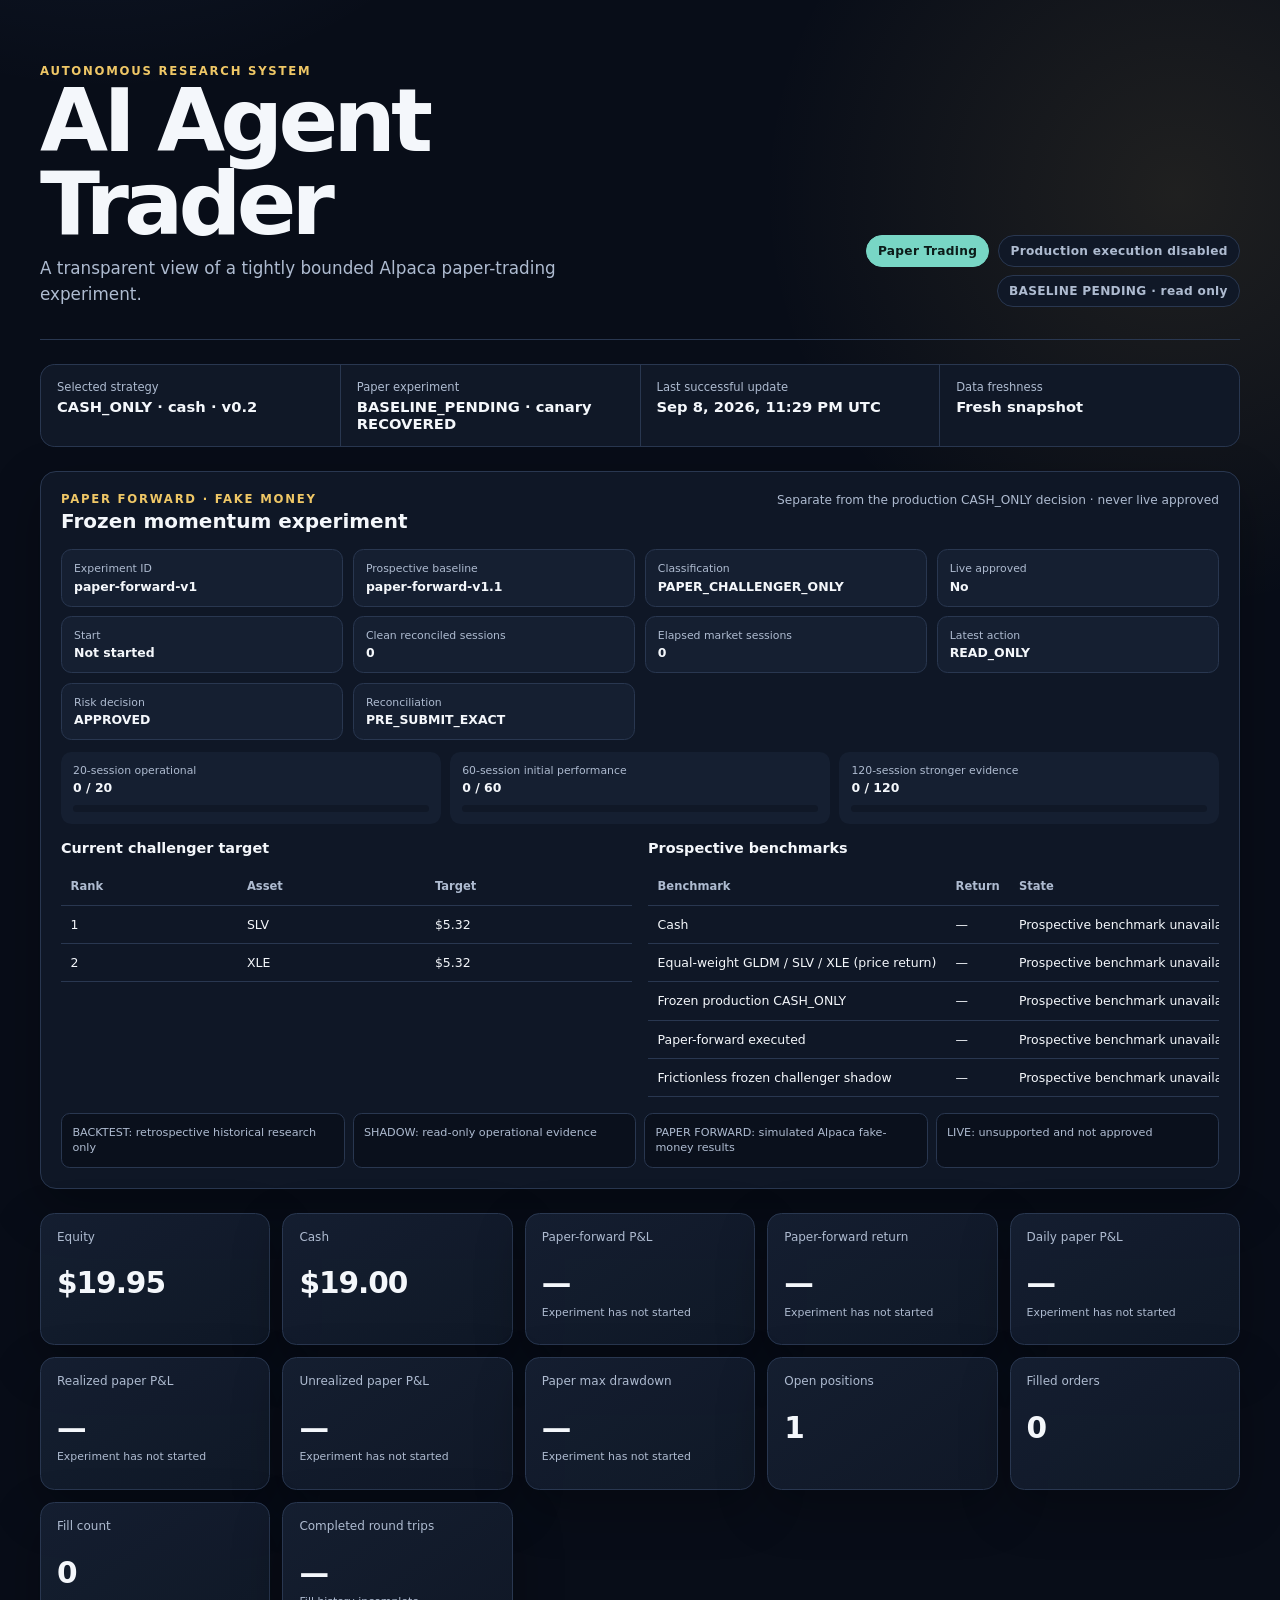
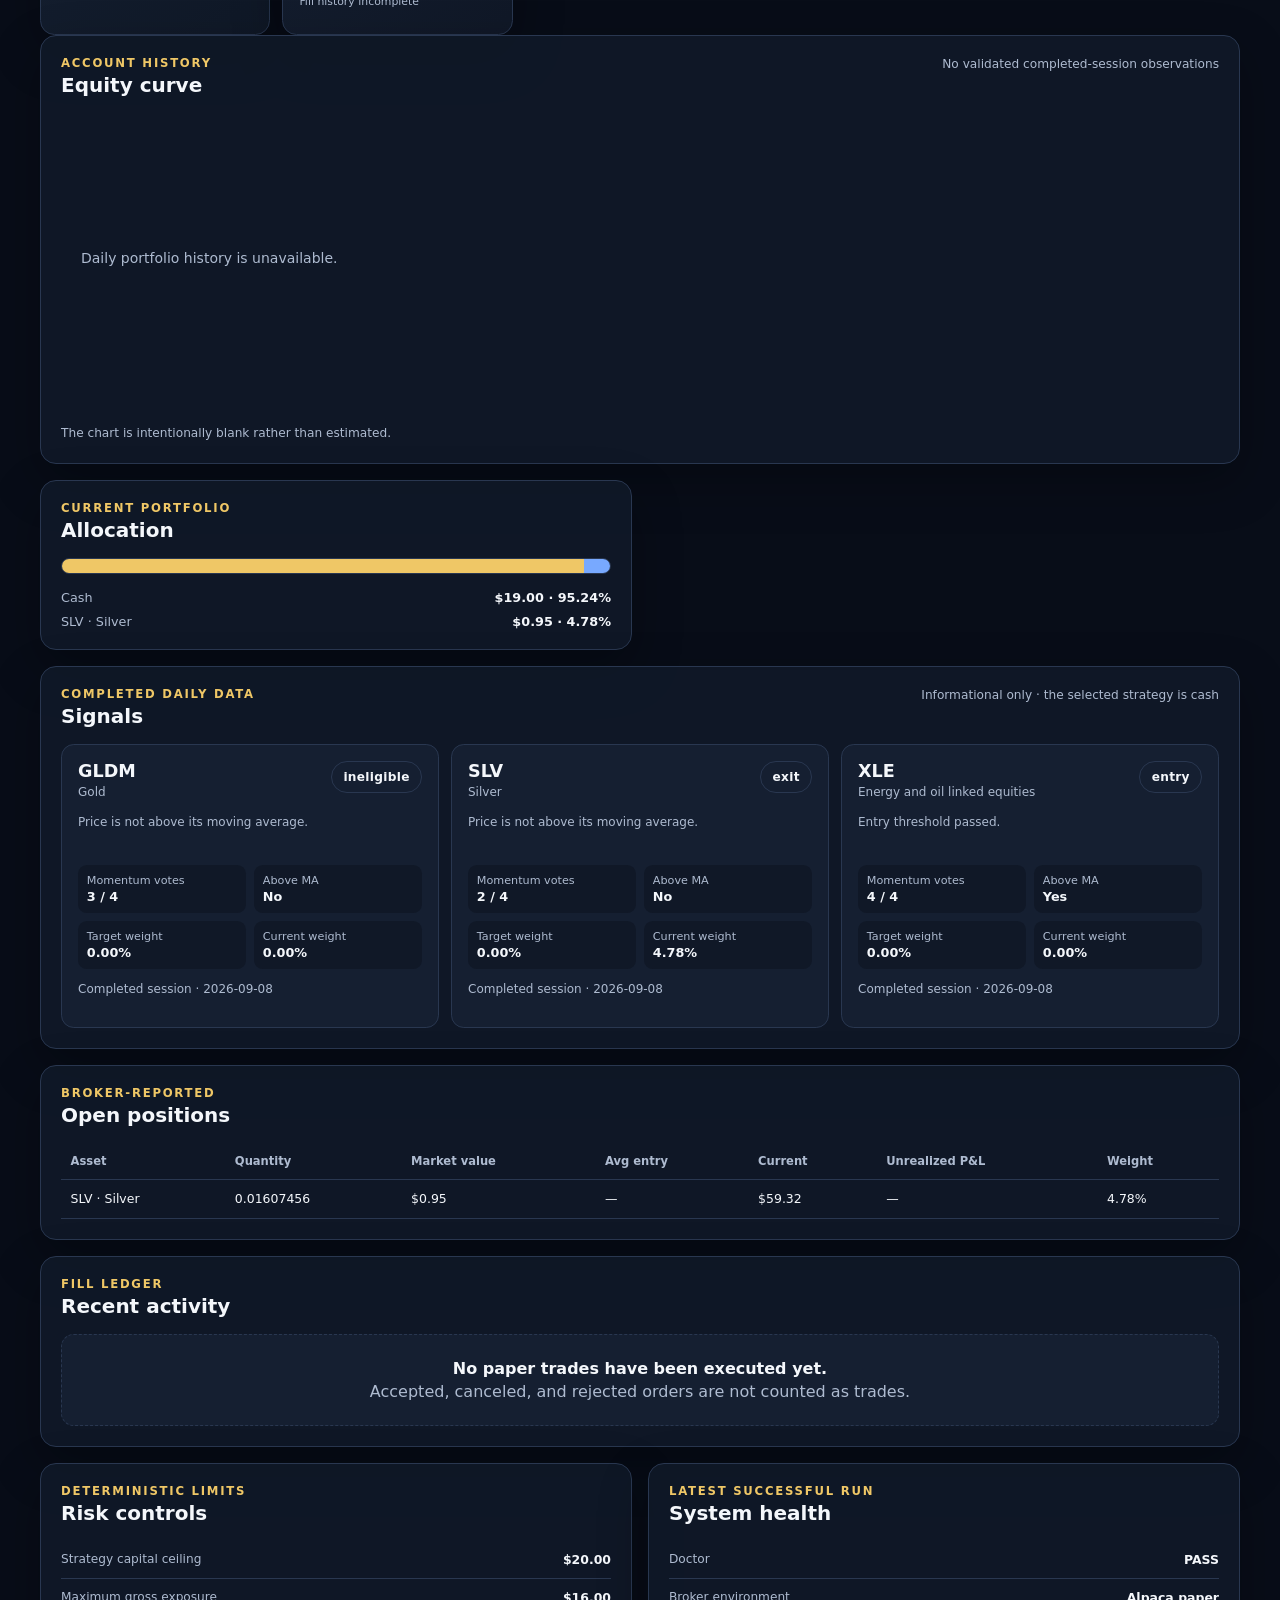
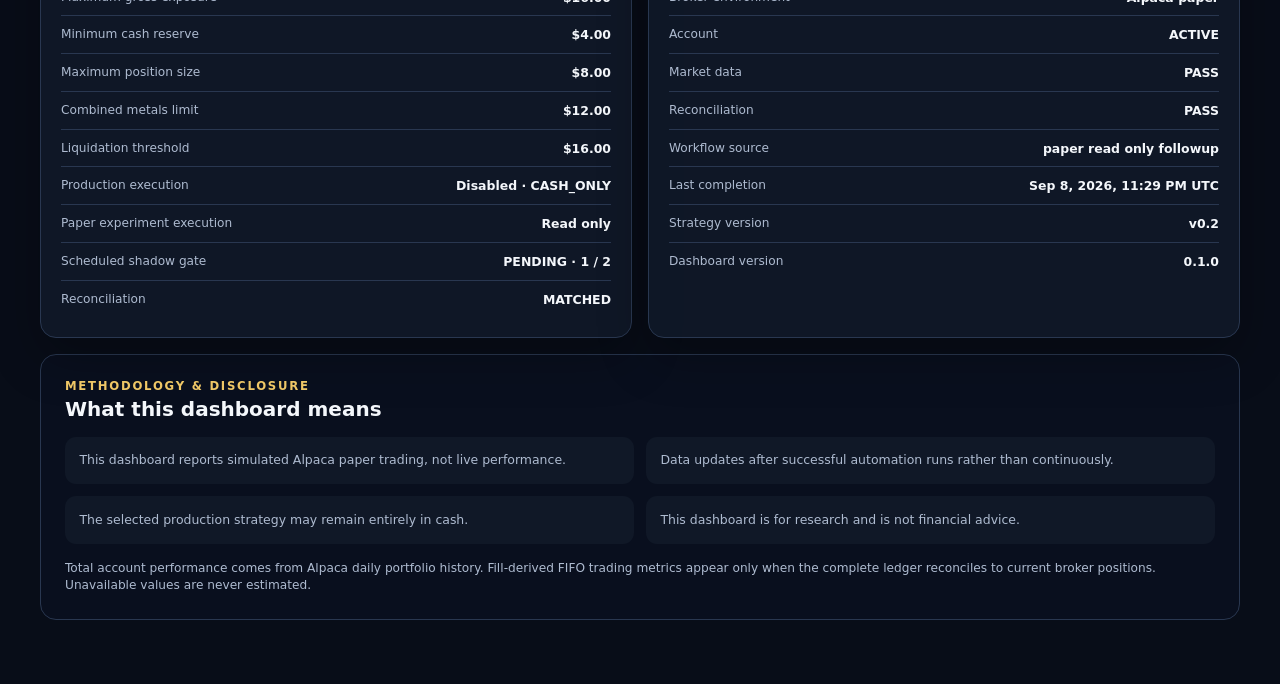
<file: site/index.html>
<!doctype html>
<html lang="en">
  <head>
    <meta charset="utf-8">
    <meta http-equiv="Content-Security-Policy" content="default-src 'none'; script-src 'self'; style-src 'self'; img-src 'self' data:; font-src 'self'; connect-src 'self'; object-src 'none'; frame-src 'none'; worker-src 'none'; base-uri 'none'; form-action 'none'">
    <meta name="referrer" content="no-referrer">
    <meta name="robots" content="noindex,nofollow,noarchive">
    <meta name="viewport" content="width=device-width, initial-scale=1">
    <meta name="theme-color" content="#0a1020">
    <title>AI Agent Trader · Paper Dashboard</title>
    <link rel="stylesheet" href="./assets/styles.css">
    <script src="./assets/app.js" defer></script>
  </head>
  <body>
    <a class="skip-link" href="#main">Skip to dashboard</a>
    <main id="main" class="shell">
      <header class="hero" aria-labelledby="page-title">
        <div>
          <p class="eyebrow">Autonomous research system</p>
          <h1 id="page-title">AI Agent Trader</h1>
          <p class="hero-copy">A transparent view of a tightly bounded Alpaca paper-trading experiment.</p>
        </div>
        <div class="status-stack" aria-label="Trading status">
          <span class="badge badge-paper">Paper Trading</span>
          <span class="badge badge-disabled">Production execution disabled</span>
          <span id="experiment-badge" class="badge badge-disabled">Paper experiment loading</span>
        </div>
      </header>

      <section id="summary-strip" class="summary-strip" aria-label="Current agent status"></section>

      <section class="panel experiment-panel" aria-labelledby="experiment-heading">
        <div class="panel-heading">
          <div>
            <p class="eyebrow">Paper forward · fake money</p>
            <h2 id="experiment-heading">Frozen momentum experiment</h2>
          </div>
          <p class="panel-note">Separate from the production CASH_ONLY decision · never live approved</p>
        </div>
        <div id="experiment-summary" class="experiment-summary"></div>
        <div id="experiment-progress" class="checkpoint-grid"></div>
        <div class="experiment-grid">
          <div>
            <h3>Current challenger target</h3>
            <div id="experiment-target"></div>
          </div>
          <div>
            <h3>Prospective benchmarks</h3>
            <div id="experiment-benchmarks"></div>
          </div>
        </div>
        <div id="result-boundaries" class="boundary-grid" aria-label="Evidence boundaries"></div>
      </section>

      <section id="metrics" class="metrics-grid" aria-label="Account and performance metrics"></section>

      <section id="cash-state" class="cash-state" aria-live="polite">
        <div class="cash-icon" aria-hidden="true">C</div>
        <div>
          <p class="eyebrow">Intentional current state</p>
          <h2>The paper challenger currently has no open position.</h2>
          <p>No strategy order is manufactured when its frozen signal or operational gates say to remain in cash.</p>
        </div>
      </section>

      <div class="dashboard-grid">
        <section class="panel panel-wide" aria-labelledby="equity-heading">
          <div class="panel-heading">
            <div>
              <p class="eyebrow">Account history</p>
              <h2 id="equity-heading">Equity curve</h2>
            </div>
            <p id="equity-context" class="panel-note"></p>
          </div>
          <div class="chart-wrap">
            <canvas id="equity-chart" role="img" aria-label="Account equity history chart"></canvas>
          </div>
          <p id="equity-data-summary" class="sr-only"></p>
          <p id="chart-scale-note" class="chart-note"></p>
        </section>

        <section class="panel" aria-labelledby="allocation-heading">
          <div class="panel-heading">
            <div>
              <p class="eyebrow">Current portfolio</p>
              <h2 id="allocation-heading">Allocation</h2>
            </div>
          </div>
          <div id="allocation" class="allocation"></div>
        </section>

        <section class="panel panel-wide" aria-labelledby="signals-heading">
          <div class="panel-heading">
            <div>
              <p class="eyebrow">Completed daily data</p>
              <h2 id="signals-heading">Signals</h2>
            </div>
            <p class="panel-note">Informational only · the selected strategy is cash</p>
          </div>
          <div id="signals" class="card-grid"></div>
        </section>

        <section class="panel panel-wide" aria-labelledby="positions-heading">
          <div class="panel-heading">
            <div>
              <p class="eyebrow">Broker-reported</p>
              <h2 id="positions-heading">Open positions</h2>
            </div>
          </div>
          <div id="positions"></div>
        </section>

        <section class="panel panel-wide" aria-labelledby="activity-heading">
          <div class="panel-heading">
            <div>
              <p class="eyebrow">Fill ledger</p>
              <h2 id="activity-heading">Recent activity</h2>
            </div>
          </div>
          <div id="activity"></div>
        </section>

        <section class="panel" aria-labelledby="risk-heading">
          <div class="panel-heading">
            <div>
              <p class="eyebrow">Deterministic limits</p>
              <h2 id="risk-heading">Risk controls</h2>
            </div>
          </div>
          <dl id="risk" class="detail-list"></dl>
        </section>

        <section class="panel" aria-labelledby="health-heading">
          <div class="panel-heading">
            <div>
              <p class="eyebrow">Latest successful run</p>
              <h2 id="health-heading">System health</h2>
            </div>
          </div>
          <dl id="health" class="detail-list"></dl>
        </section>
      </div>

      <section class="methodology" aria-labelledby="methodology-heading">
        <p class="eyebrow">Methodology &amp; disclosure</p>
        <h2 id="methodology-heading">What this dashboard means</h2>
        <div id="disclosure" class="disclosure-grid"></div>
        <p class="method-note">Total account performance comes from Alpaca daily portfolio history. Fill-derived FIFO trading metrics appear only when the complete ledger reconciles to current broker positions. Unavailable values are never estimated.</p>
      </section>
    </main>
    <noscript>This dashboard requires JavaScript to render its local sanitized JSON snapshot.</noscript>
  </body>
</html>
</file>
<file: site/assets/styles.css>
:root {
  color-scheme: dark;
  --bg: #080d18;
  --surface: #101827;
  --surface-2: #151f31;
  --line: #293750;
  --text: #f4f7fb;
  --muted: #aebbd0;
  --accent: #efc766;
  --accent-2: #78d6c5;
  --blue: #78a9ff;
  --warn: #ffb16b;
  --negative: #ff8e96;
  --shadow: 0 18px 50px rgb(0 0 0 / 28%);
  font-family: Inter, ui-sans-serif, system-ui, -apple-system, BlinkMacSystemFont, "Segoe UI", sans-serif;
}

* {
  box-sizing: border-box;
}

html {
  background: var(--bg);
  scroll-behavior: smooth;
}

body {
  min-width: 320px;
  margin: 0;
  color: var(--text);
  background:
    radial-gradient(circle at 8% -10%, rgb(120 169 255 / 13%), transparent 30rem),
    radial-gradient(circle at 92% 5%, rgb(239 199 102 / 10%), transparent 26rem),
    var(--bg);
}

a {
  color: var(--accent-2);
}

.skip-link {
  position: fixed;
  z-index: 10;
  top: 0.75rem;
  left: 0.75rem;
  padding: 0.75rem 1rem;
  color: var(--bg);
  background: var(--text);
  border-radius: 0.5rem;
  transform: translateY(-150%);
}

.skip-link:focus {
  transform: translateY(0);
}

.sr-only {
  position: absolute;
  width: 1px;
  height: 1px;
  padding: 0;
  margin: -1px;
  overflow: hidden;
  clip: rect(0, 0, 0, 0);
  white-space: nowrap;
  border: 0;
}

.shell {
  width: min(1200px, calc(100% - 2rem));
  margin: 0 auto;
  padding: 2.5rem 0 4rem;
}

.hero {
  display: flex;
  align-items: flex-end;
  justify-content: space-between;
  gap: 2rem;
  padding: 1.5rem 0 2rem;
  border-bottom: 1px solid var(--line);
}

.hero h1 {
  max-width: 12ch;
  margin: 0.15rem 0 0.6rem;
  font-size: clamp(2.5rem, 7vw, 5.5rem);
  line-height: 0.94;
  letter-spacing: -0.055em;
}

.hero-copy {
  max-width: 43rem;
  margin: 0;
  color: var(--muted);
  font-size: 1.05rem;
  line-height: 1.55;
}

.eyebrow {
  margin: 0;
  color: var(--accent);
  font-size: 0.73rem;
  font-weight: 750;
  letter-spacing: 0.15em;
  text-transform: uppercase;
}

.status-stack {
  display: flex;
  flex-wrap: wrap;
  justify-content: flex-end;
  gap: 0.55rem;
}

.badge,
.status-label {
  display: inline-flex;
  align-items: center;
  gap: 0.4rem;
  min-height: 2rem;
  padding: 0.35rem 0.7rem;
  border: 1px solid var(--line);
  border-radius: 999px;
  font-size: 0.76rem;
  font-weight: 740;
  letter-spacing: 0.025em;
}

.badge-paper {
  color: #0c1b19;
  background: var(--accent-2);
  border-color: var(--accent-2);
}

.badge-disabled {
  color: var(--muted);
  background: var(--surface);
}

.summary-strip {
  display: grid;
  grid-template-columns: repeat(4, 1fr);
  gap: 1px;
  margin: 1.5rem 0;
  overflow: hidden;
  background: var(--line);
  border: 1px solid var(--line);
  border-radius: 0.9rem;
}

.summary-item {
  min-width: 0;
  padding: 0.9rem 1rem;
  background: var(--surface);
}

.summary-item span {
  display: block;
  color: var(--muted);
  font-size: 0.72rem;
}

.summary-item strong {
  display: block;
  margin-top: 0.25rem;
  font-size: 0.92rem;
  overflow-wrap: anywhere;
}

.summary-warning {
  background: rgb(255 177 107 / 16%);
  box-shadow: inset 0 0 0 2px var(--warn);
}

.metrics-grid {
  display: grid;
  grid-template-columns: repeat(5, minmax(0, 1fr));
  gap: 0.75rem;
}

.experiment-panel {
  margin: 1.5rem 0;
  border-color: rgb(120 214 197 / 45%);
  background:
    linear-gradient(130deg, rgb(120 214 197 / 8%), transparent 45%),
    rgb(16 24 39 / 96%);
}

.experiment-panel h3 {
  margin: 0 0 0.75rem;
  font-size: 0.9rem;
}

.experiment-summary {
  display: grid;
  grid-template-columns: repeat(4, minmax(0, 1fr));
  gap: 0.6rem;
}

.experiment-fact {
  min-width: 0;
  padding: 0.75rem;
  background: var(--surface-2);
  border: 1px solid var(--line);
  border-radius: 0.65rem;
}

.experiment-fact span,
.checkpoint-card span {
  display: block;
  color: var(--muted);
  font-size: 0.68rem;
}

.experiment-fact strong,
.checkpoint-card strong {
  display: block;
  margin-top: 0.2rem;
  font-size: 0.78rem;
  overflow-wrap: anywhere;
}

.checkpoint-grid {
  display: grid;
  grid-template-columns: repeat(3, minmax(0, 1fr));
  gap: 0.6rem;
  margin: 0.75rem 0 1rem;
}

.checkpoint-card {
  padding: 0.75rem;
  background: var(--surface-2);
  border-radius: 0.65rem;
}

.progress-track {
  height: 0.45rem;
  margin-top: 0.6rem;
  overflow: hidden;
  background: var(--surface);
  border-radius: 999px;
}

.progress-value {
  height: 100%;
  background: var(--accent-2);
}

.experiment-grid {
  display: grid;
  grid-template-columns: repeat(2, minmax(0, 1fr));
  gap: 1rem;
}

.boundary-grid {
  display: grid;
  grid-template-columns: repeat(4, minmax(0, 1fr));
  gap: 0.5rem;
  margin-top: 1rem;
}

.boundary-card {
  padding: 0.65rem;
  color: var(--muted);
  background: rgb(8 13 24 / 65%);
  border: 1px solid var(--line);
  border-radius: 0.55rem;
  font-size: 0.7rem;
  line-height: 1.4;
}

.metric-card {
  min-height: 8.3rem;
  padding: 1rem;
  background: linear-gradient(145deg, rgb(21 31 49 / 96%), rgb(16 24 39 / 96%));
  border: 1px solid var(--line);
  border-radius: 0.9rem;
  box-shadow: var(--shadow);
}

.metric-label {
  display: block;
  min-height: 2.3em;
  color: var(--muted);
  font-size: 0.75rem;
  line-height: 1.25;
}

.metric-value {
  display: block;
  margin-top: 0.55rem;
  font-size: clamp(1.25rem, 2.6vw, 1.85rem);
  font-variant-numeric: tabular-nums;
  letter-spacing: -0.035em;
}

.metric-context {
  display: block;
  margin-top: 0.35rem;
  color: var(--muted);
  font-size: 0.68rem;
}

.value-positive {
  color: var(--accent-2);
}

.value-negative {
  color: var(--negative);
}

.cash-state {
  display: flex;
  align-items: center;
  gap: 1.25rem;
  margin: 1.5rem 0;
  padding: 1.25rem 1.4rem;
  background: linear-gradient(110deg, rgb(239 199 102 / 12%), rgb(120 214 197 / 7%));
  border: 1px solid rgb(239 199 102 / 38%);
  border-radius: 1rem;
}

.cash-state.hidden {
  display: none;
}

.cash-state h2 {
  margin: 0.15rem 0 0.25rem;
  font-size: 1.2rem;
}

.cash-state p:last-child {
  margin: 0;
  color: var(--muted);
  line-height: 1.45;
}

.cash-icon {
  display: grid;
  flex: 0 0 3.4rem;
  width: 3.4rem;
  height: 3.4rem;
  place-items: center;
  color: #221c09;
  background: var(--accent);
  border-radius: 50%;
  font-size: 1.25rem;
  font-weight: 850;
}

.dashboard-grid {
  display: grid;
  grid-template-columns: repeat(2, minmax(0, 1fr));
  gap: 1rem;
}

.panel {
  min-width: 0;
  padding: 1.25rem;
  background: rgb(16 24 39 / 93%);
  border: 1px solid var(--line);
  border-radius: 1rem;
  box-shadow: var(--shadow);
}

.panel-wide {
  grid-column: 1 / -1;
}

.panel-heading {
  display: flex;
  align-items: flex-start;
  justify-content: space-between;
  gap: 1rem;
  margin-bottom: 1rem;
}

.panel h2,
.methodology h2 {
  margin: 0.2rem 0 0;
  font-size: 1.25rem;
}

.panel-note,
.chart-note,
.method-note {
  margin: 0;
  color: var(--muted);
  font-size: 0.76rem;
  line-height: 1.45;
}

.chart-wrap {
  position: relative;
  min-height: 300px;
}

#equity-chart {
  display: block;
  width: 100%;
  height: 300px;
}

.chart-note {
  margin-top: 0.75rem;
}

.allocation {
  display: grid;
  gap: 1rem;
}

.allocation-bar {
  display: flex;
  height: 1rem;
  overflow: hidden;
  background: var(--surface-2);
  border: 1px solid var(--line);
  border-radius: 999px;
}

.allocation-segment {
  min-width: 0;
  background: var(--accent);
}

.allocation-segment.asset {
  background: var(--blue);
}

.legend {
  display: grid;
  gap: 0.55rem;
}

.legend-row {
  display: flex;
  align-items: center;
  justify-content: space-between;
  gap: 1rem;
  color: var(--muted);
  font-size: 0.8rem;
}

.legend-row strong {
  color: var(--text);
  font-variant-numeric: tabular-nums;
}

.card-grid {
  display: grid;
  grid-template-columns: repeat(3, minmax(0, 1fr));
  gap: 0.75rem;
}

.signal-card {
  padding: 1rem;
  background: var(--surface-2);
  border: 1px solid var(--line);
  border-radius: 0.8rem;
}

.signal-top {
  display: flex;
  align-items: flex-start;
  justify-content: space-between;
  gap: 0.75rem;
}

.signal-symbol {
  display: block;
  font-size: 1.1rem;
  font-weight: 820;
}

.signal-category,
.signal-reason {
  color: var(--muted);
  font-size: 0.75rem;
  line-height: 1.45;
}

.signal-reason {
  min-height: 3.2em;
  margin: 0.8rem 0;
}

.signal-facts {
  display: grid;
  grid-template-columns: 1fr 1fr;
  gap: 0.5rem;
}

.signal-fact {
  padding: 0.55rem;
  background: var(--surface);
  border-radius: 0.55rem;
}

.signal-fact span {
  display: block;
  color: var(--muted);
  font-size: 0.7rem;
}

.signal-fact strong {
  display: block;
  margin-top: 0.15rem;
  font-size: 0.8rem;
}

.empty-state {
  padding: 1.5rem;
  color: var(--muted);
  text-align: center;
  background: var(--surface-2);
  border: 1px dashed var(--line);
  border-radius: 0.8rem;
}

.empty-state strong {
  display: block;
  margin-bottom: 0.25rem;
  color: var(--text);
}

.table-wrap {
  overflow-x: auto;
}

table {
  width: 100%;
  border-collapse: collapse;
  font-size: 0.78rem;
  font-variant-numeric: tabular-nums;
}

th,
td {
  padding: 0.7rem 0.6rem;
  text-align: left;
  border-bottom: 1px solid var(--line);
  white-space: nowrap;
}

th {
  color: var(--muted);
  font-size: 0.72rem;
  font-weight: 700;
}

.detail-list {
  margin: 0;
}

.detail-row {
  display: grid;
  grid-template-columns: minmax(0, 1fr) auto;
  gap: 1rem;
  padding: 0.68rem 0;
  border-bottom: 1px solid var(--line);
}

.detail-row:last-child {
  border-bottom: 0;
}

.detail-row dt {
  color: var(--muted);
  font-size: 0.76rem;
}

.detail-row dd {
  margin: 0;
  font-size: 0.78rem;
  font-weight: 720;
  text-align: right;
}

.methodology {
  margin-top: 1rem;
  padding: 1.5rem;
  background: rgb(10 16 32 / 72%);
  border: 1px solid var(--line);
  border-radius: 1rem;
}

.disclosure-grid {
  display: grid;
  grid-template-columns: repeat(2, minmax(0, 1fr));
  gap: 0.75rem;
  margin: 1rem 0;
}

.disclosure-card {
  padding: 0.9rem;
  color: var(--muted);
  background: var(--surface);
  border-radius: 0.7rem;
  font-size: 0.78rem;
  line-height: 1.5;
}

.error-page {
  display: grid;
  min-height: 100vh;
  padding: 1rem;
  place-items: center;
}

.error-card {
  width: min(34rem, 100%);
  padding: 2rem;
  background: var(--surface);
  border: 1px solid var(--line);
  border-radius: 1rem;
  box-shadow: var(--shadow);
}

.button-link {
  display: inline-block;
  margin-top: 0.75rem;
  padding: 0.7rem 0.9rem;
  color: var(--bg);
  background: var(--accent-2);
  border-radius: 0.55rem;
  font-weight: 750;
  text-decoration: none;
}

noscript {
  display: block;
  padding: 1rem;
  color: var(--bg);
  background: var(--warn);
  text-align: center;
}

:focus-visible {
  outline: 3px solid var(--accent);
  outline-offset: 3px;
}

@media (max-width: 900px) {
  .metrics-grid {
    grid-template-columns: repeat(3, minmax(0, 1fr));
  }

  .card-grid {
    grid-template-columns: 1fr;
  }

  .experiment-summary,
  .boundary-grid {
    grid-template-columns: repeat(2, minmax(0, 1fr));
  }
}

@media (max-width: 680px) {
  .shell {
    width: min(100% - 1rem, 1200px);
    padding-top: 1rem;
  }

  .hero {
    align-items: flex-start;
    flex-direction: column;
  }

  .status-stack {
    justify-content: flex-start;
  }

  .summary-strip,
  .metrics-grid,
  .dashboard-grid,
  .disclosure-grid,
  .checkpoint-grid,
  .experiment-grid {
    grid-template-columns: 1fr 1fr;
  }

  .panel,
  .panel-wide {
    grid-column: 1 / -1;
  }

  .cash-state {
    align-items: flex-start;
  }
}

@media (max-width: 440px) {
  .summary-strip,
  .metrics-grid,
  .disclosure-grid,
  .experiment-summary,
  .checkpoint-grid,
  .experiment-grid,
  .boundary-grid {
    grid-template-columns: 1fr;
  }

  .metric-card {
    min-height: 0;
  }

  .cash-icon {
    display: none;
  }

  .panel-heading {
    flex-direction: column;
  }
}

@media (prefers-reduced-motion: reduce) {
  html {
    scroll-behavior: auto;
  }
}
</file>
